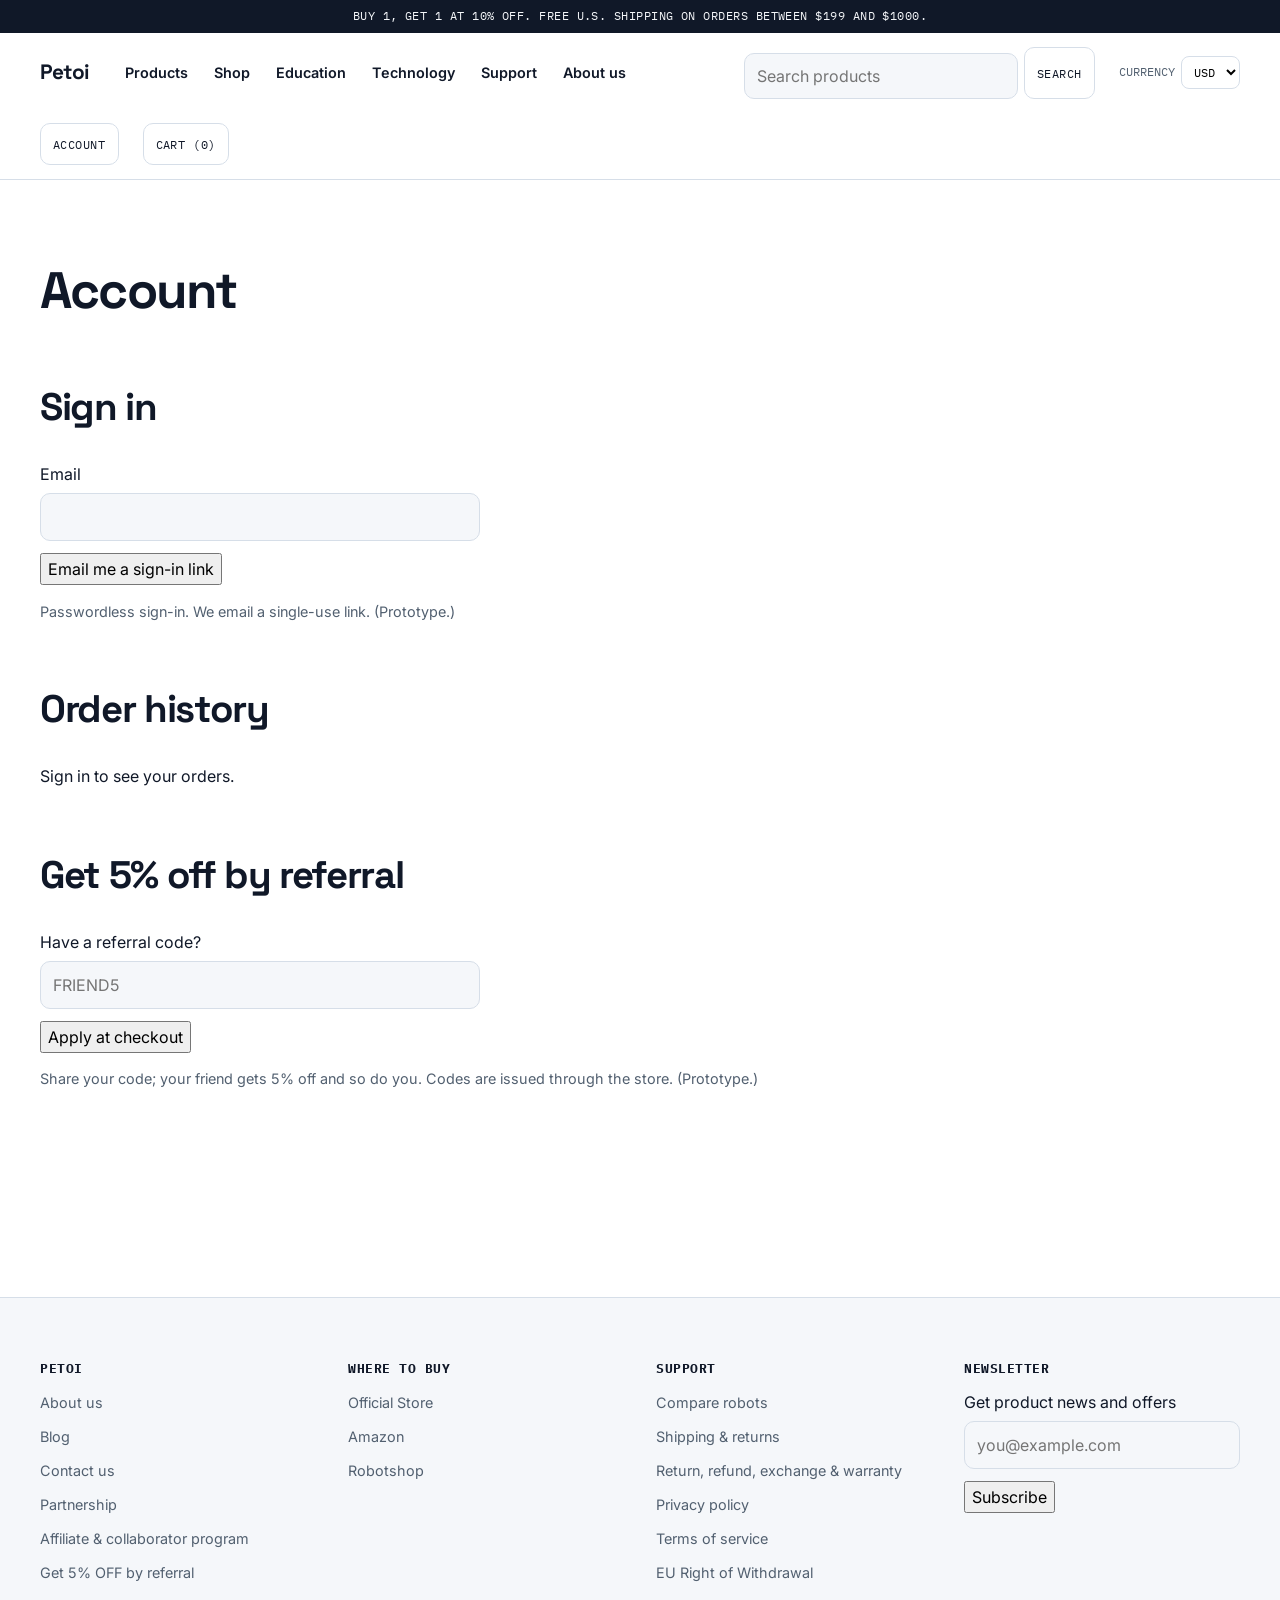
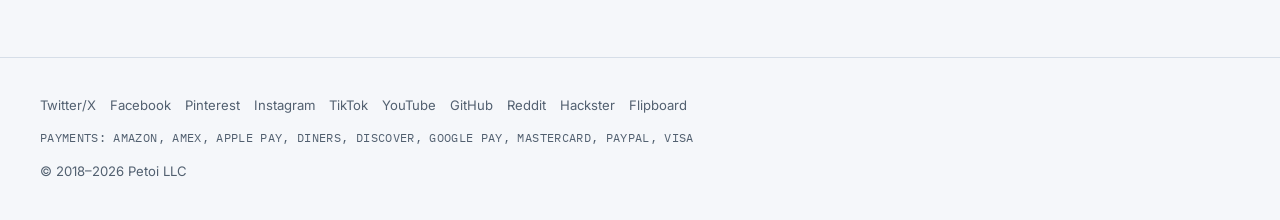
<file: site/account.html>
<!doctype html>
<html lang="en">
<head>
<meta charset="utf-8">
<meta name="viewport" content="width=device-width, initial-scale=1">
<title>Account — Petoi</title>
<meta name="description" content="Petoi open-source programmable robot pets: Bittle X robot dog and Nybble Q robot cat.">
<link rel="preconnect" href="https://fonts.googleapis.com">
<link rel="preconnect" href="https://fonts.gstatic.com" crossorigin>
<link href="https://fonts.googleapis.com/css2?family=Space+Grotesk:wght@500;600;700&family=Inter:wght@400;500;600;700&family=IBM+Plex+Mono:wght@400;500;600&display=swap" rel="stylesheet">
<link rel="stylesheet" href="assets/base.css">
</head>
<body data-page="account">
<main id="app"></main>
<script src="assets/data.js"></script>
<script src="assets/app.js"></script>
</body>
</html>
</file>
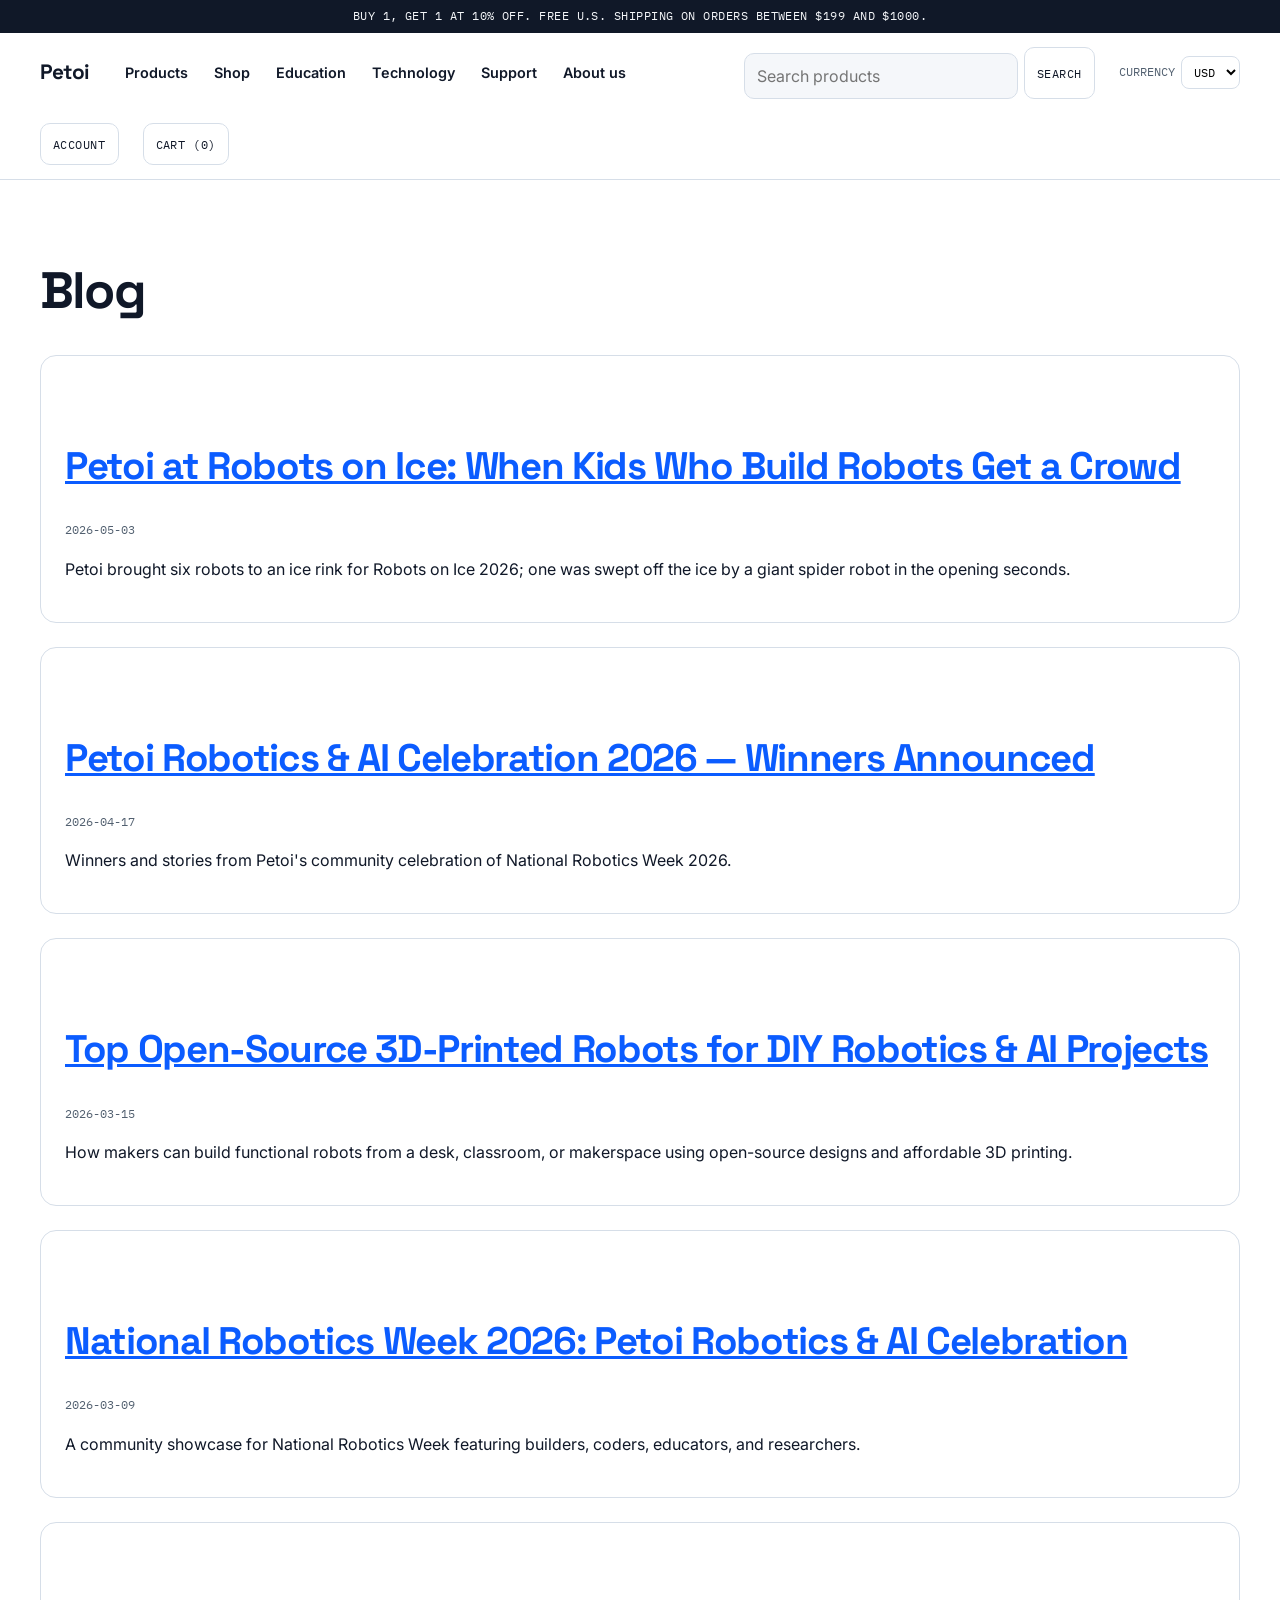
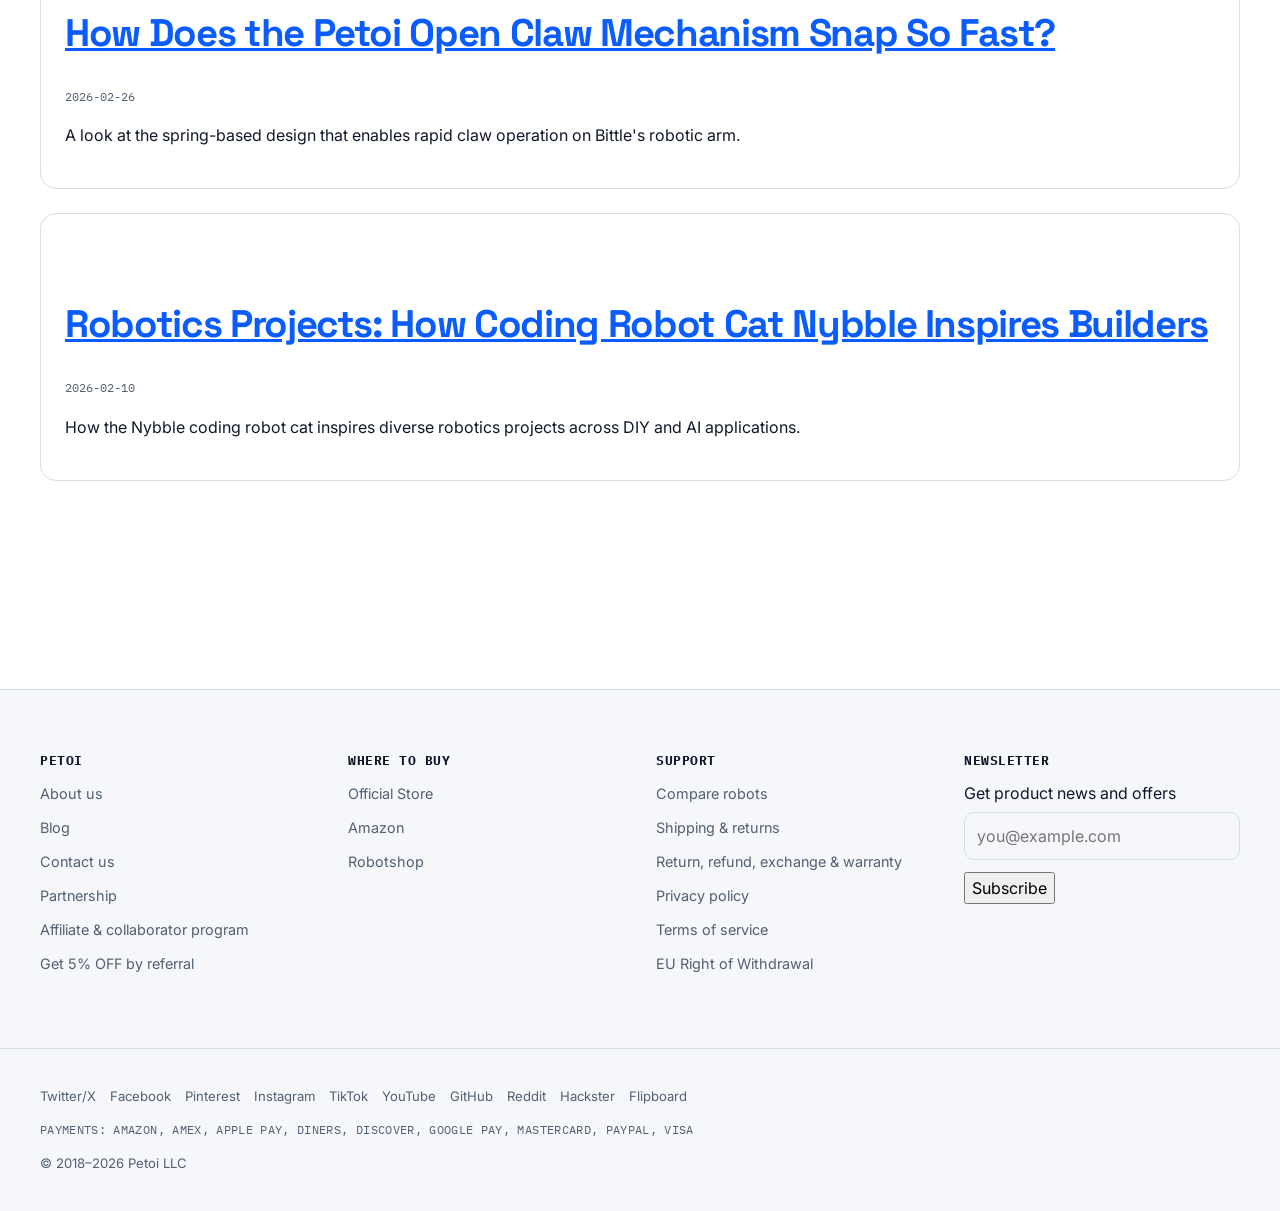
<file: site/blog.html>
<!doctype html>
<html lang="en">
<head>
<meta charset="utf-8">
<meta name="viewport" content="width=device-width, initial-scale=1">
<title>Blog — Petoi</title>
<meta name="description" content="Petoi open-source programmable robot pets: Bittle X robot dog and Nybble Q robot cat.">
<link rel="preconnect" href="https://fonts.googleapis.com">
<link rel="preconnect" href="https://fonts.gstatic.com" crossorigin>
<link href="https://fonts.googleapis.com/css2?family=Space+Grotesk:wght@500;600;700&family=Inter:wght@400;500;600;700&family=IBM+Plex+Mono:wght@400;500;600&display=swap" rel="stylesheet">
<link rel="stylesheet" href="assets/base.css">
</head>
<body data-page="blog">
<main id="app"></main>
<script src="assets/data.js"></script>
<script src="assets/app.js"></script>
</body>
</html>
</file>
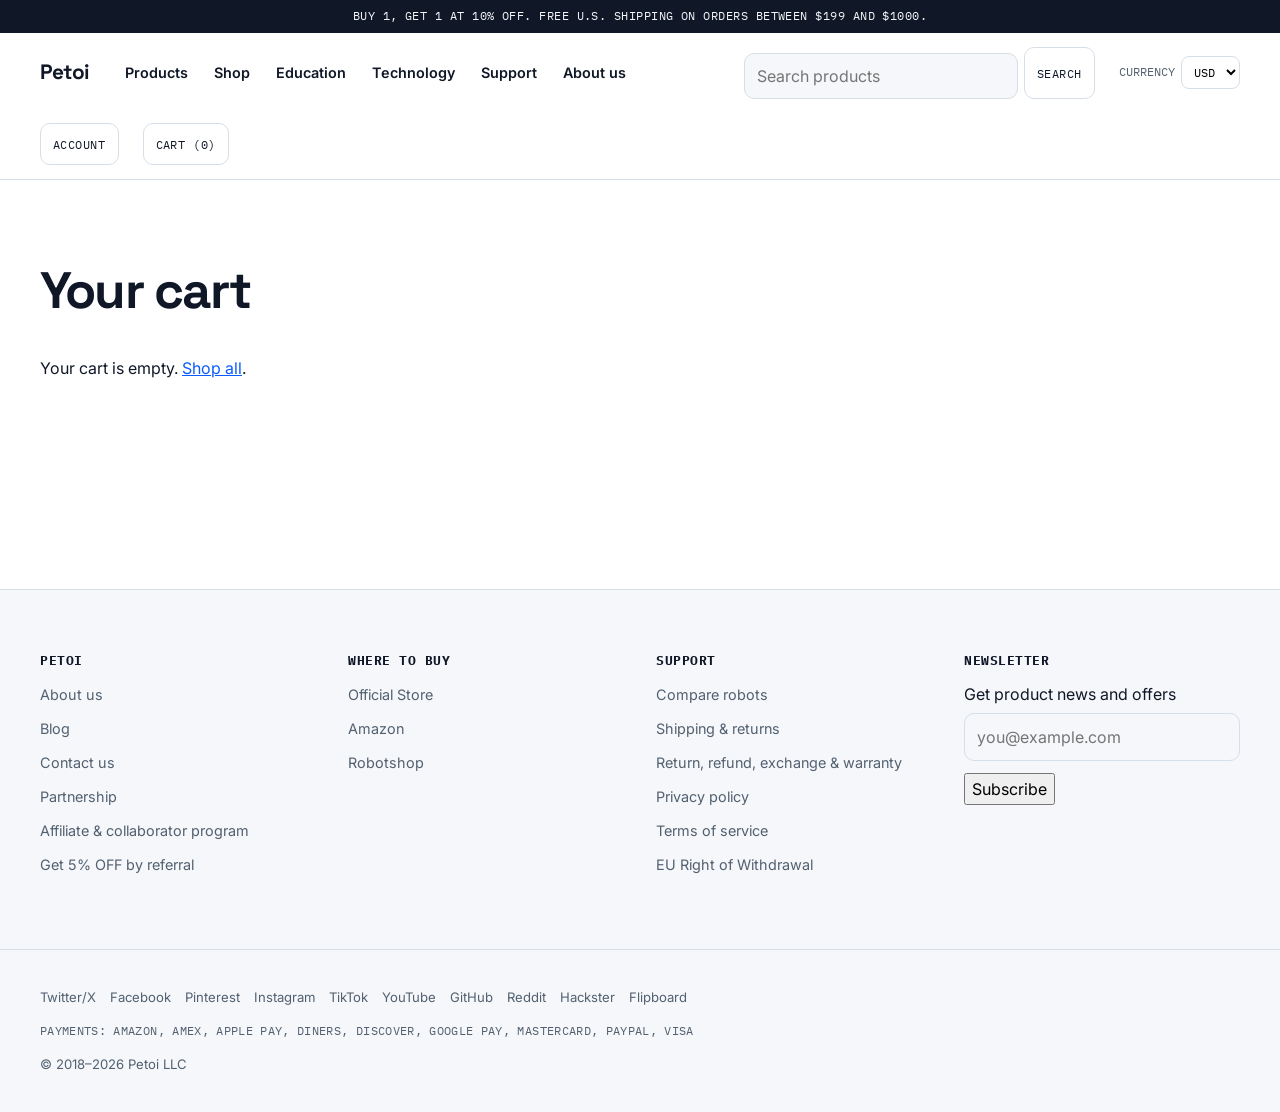
<file: site/cart.html>
<!doctype html>
<html lang="en">
<head>
<meta charset="utf-8">
<meta name="viewport" content="width=device-width, initial-scale=1">
<title>Your cart — Petoi</title>
<meta name="description" content="Petoi open-source programmable robot pets: Bittle X robot dog and Nybble Q robot cat.">
<link rel="preconnect" href="https://fonts.googleapis.com">
<link rel="preconnect" href="https://fonts.gstatic.com" crossorigin>
<link href="https://fonts.googleapis.com/css2?family=Space+Grotesk:wght@500;600;700&family=Inter:wght@400;500;600;700&family=IBM+Plex+Mono:wght@400;500;600&display=swap" rel="stylesheet">
<link rel="stylesheet" href="assets/base.css">
</head>
<body data-page="cart">
<main id="app"></main>
<script src="assets/data.js"></script>
<script src="assets/app.js"></script>
</body>
</html>
</file>
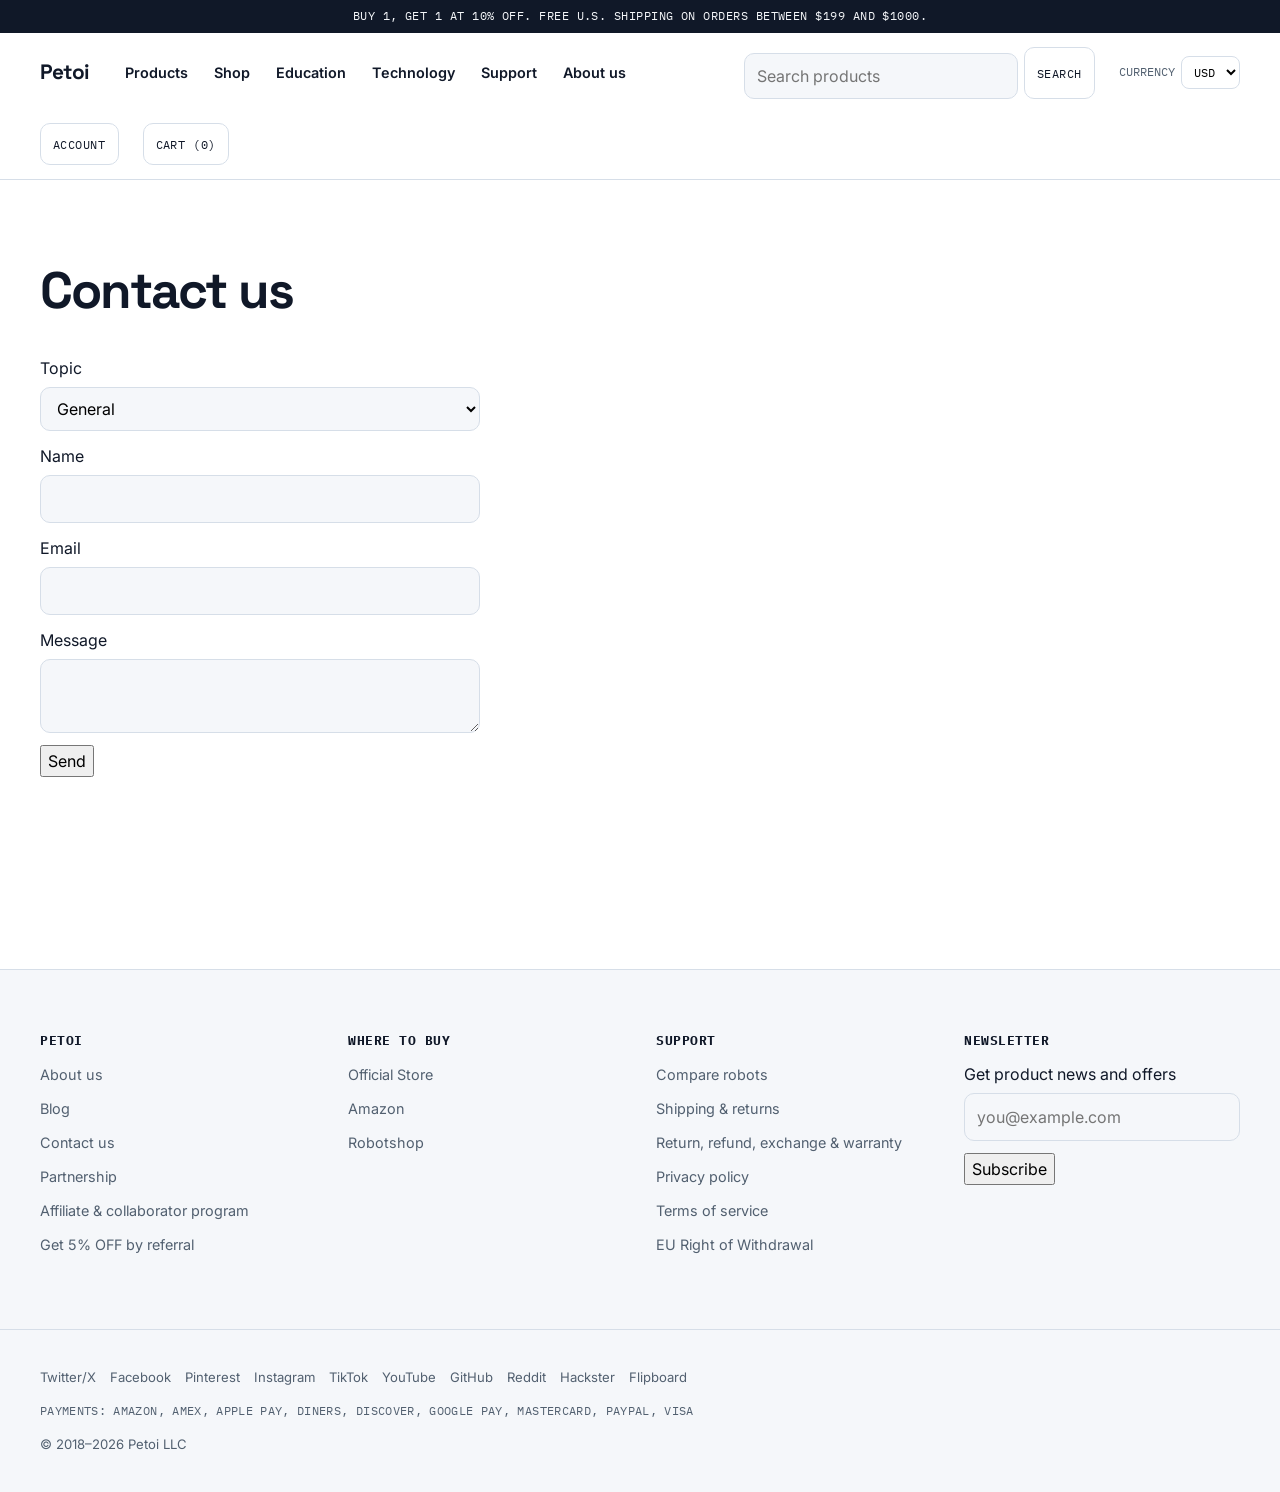
<file: site/contact.html>
<!doctype html>
<html lang="en">
<head>
<meta charset="utf-8">
<meta name="viewport" content="width=device-width, initial-scale=1">
<title>Contact us — Petoi</title>
<meta name="description" content="Petoi open-source programmable robot pets: Bittle X robot dog and Nybble Q robot cat.">
<link rel="preconnect" href="https://fonts.googleapis.com">
<link rel="preconnect" href="https://fonts.gstatic.com" crossorigin>
<link href="https://fonts.googleapis.com/css2?family=Space+Grotesk:wght@500;600;700&family=Inter:wght@400;500;600;700&family=IBM+Plex+Mono:wght@400;500;600&display=swap" rel="stylesheet">
<link rel="stylesheet" href="assets/base.css">
</head>
<body data-page="contact">
<main id="app"></main>
<script src="assets/data.js"></script>
<script src="assets/app.js"></script>
</body>
</html>
</file>
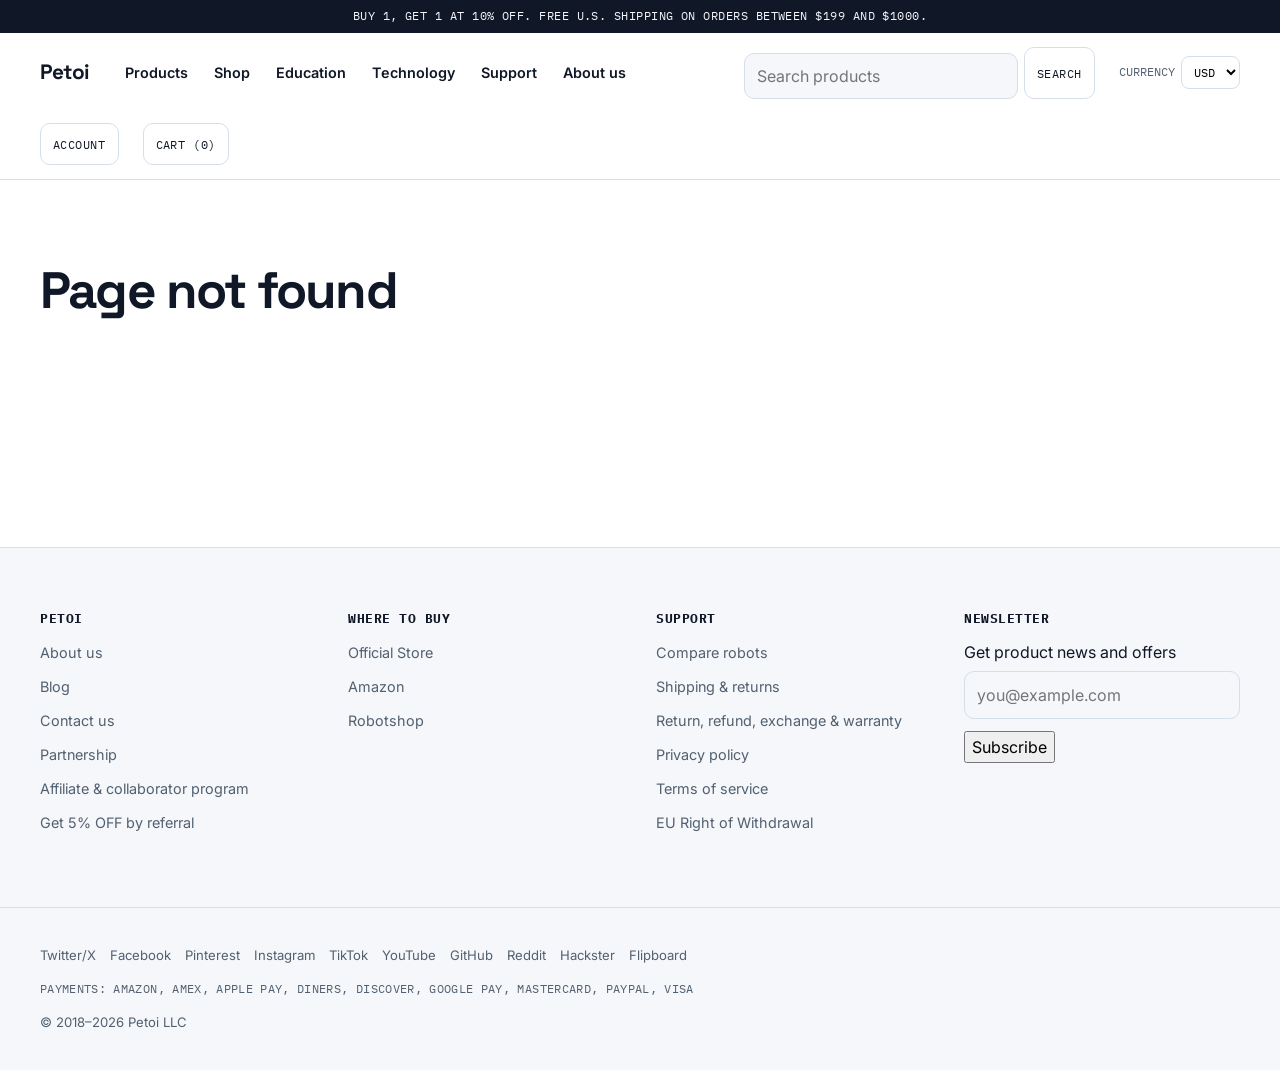
<file: site/page.html>
<!doctype html>
<html lang="en">
<head>
<meta charset="utf-8">
<meta name="viewport" content="width=device-width, initial-scale=1">
<title>Petoi</title>
<meta name="description" content="Petoi open-source programmable robot pets: Bittle X robot dog and Nybble Q robot cat.">
<link rel="preconnect" href="https://fonts.googleapis.com">
<link rel="preconnect" href="https://fonts.gstatic.com" crossorigin>
<link href="https://fonts.googleapis.com/css2?family=Space+Grotesk:wght@500;600;700&family=Inter:wght@400;500;600;700&family=IBM+Plex+Mono:wght@400;500;600&display=swap" rel="stylesheet">
<link rel="stylesheet" href="assets/base.css">
</head>
<body data-page="page">
<main id="app"></main>
<script src="assets/data.js"></script>
<script src="assets/legal.js"></script>
<script src="assets/app.js"></script>
</body>
</html>
</file>
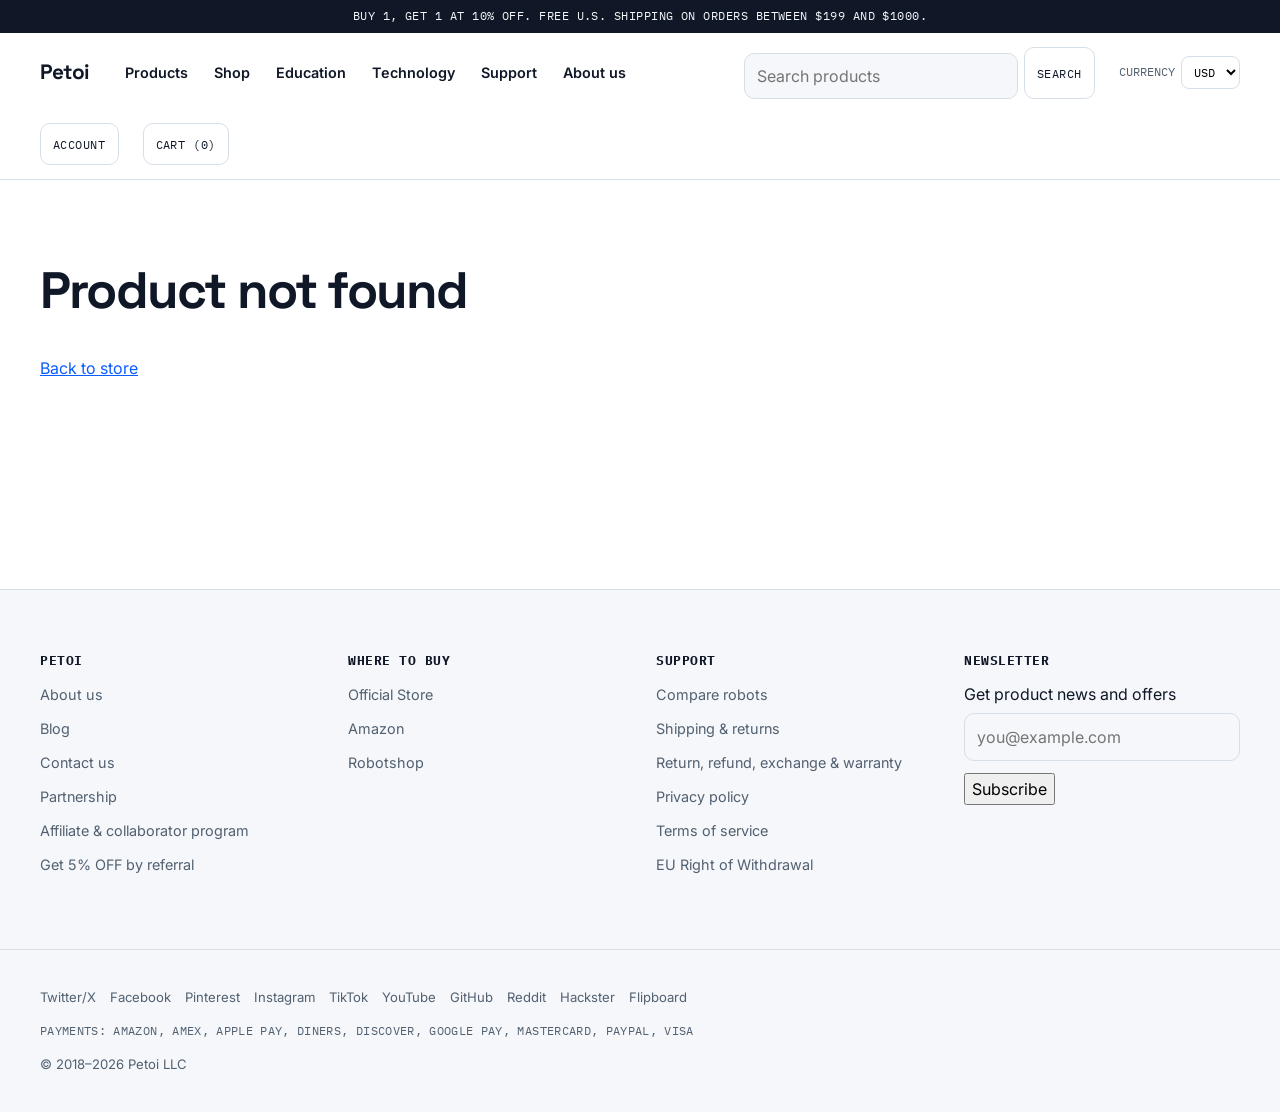
<file: site/product.html>
<!doctype html>
<html lang="en">
<head>
<meta charset="utf-8">
<meta name="viewport" content="width=device-width, initial-scale=1">
<title>Product — Petoi</title>
<meta name="description" content="Petoi open-source programmable robot pets: Bittle X robot dog and Nybble Q robot cat.">
<link rel="preconnect" href="https://fonts.googleapis.com">
<link rel="preconnect" href="https://fonts.gstatic.com" crossorigin>
<link href="https://fonts.googleapis.com/css2?family=Space+Grotesk:wght@500;600;700&family=Inter:wght@400;500;600;700&family=IBM+Plex+Mono:wght@400;500;600&display=swap" rel="stylesheet">
<link rel="stylesheet" href="assets/base.css">
</head>
<body data-page="product">
<main id="app"></main>
<script src="assets/data.js"></script>
<script src="assets/app.js"></script>
</body>
</html>
</file>
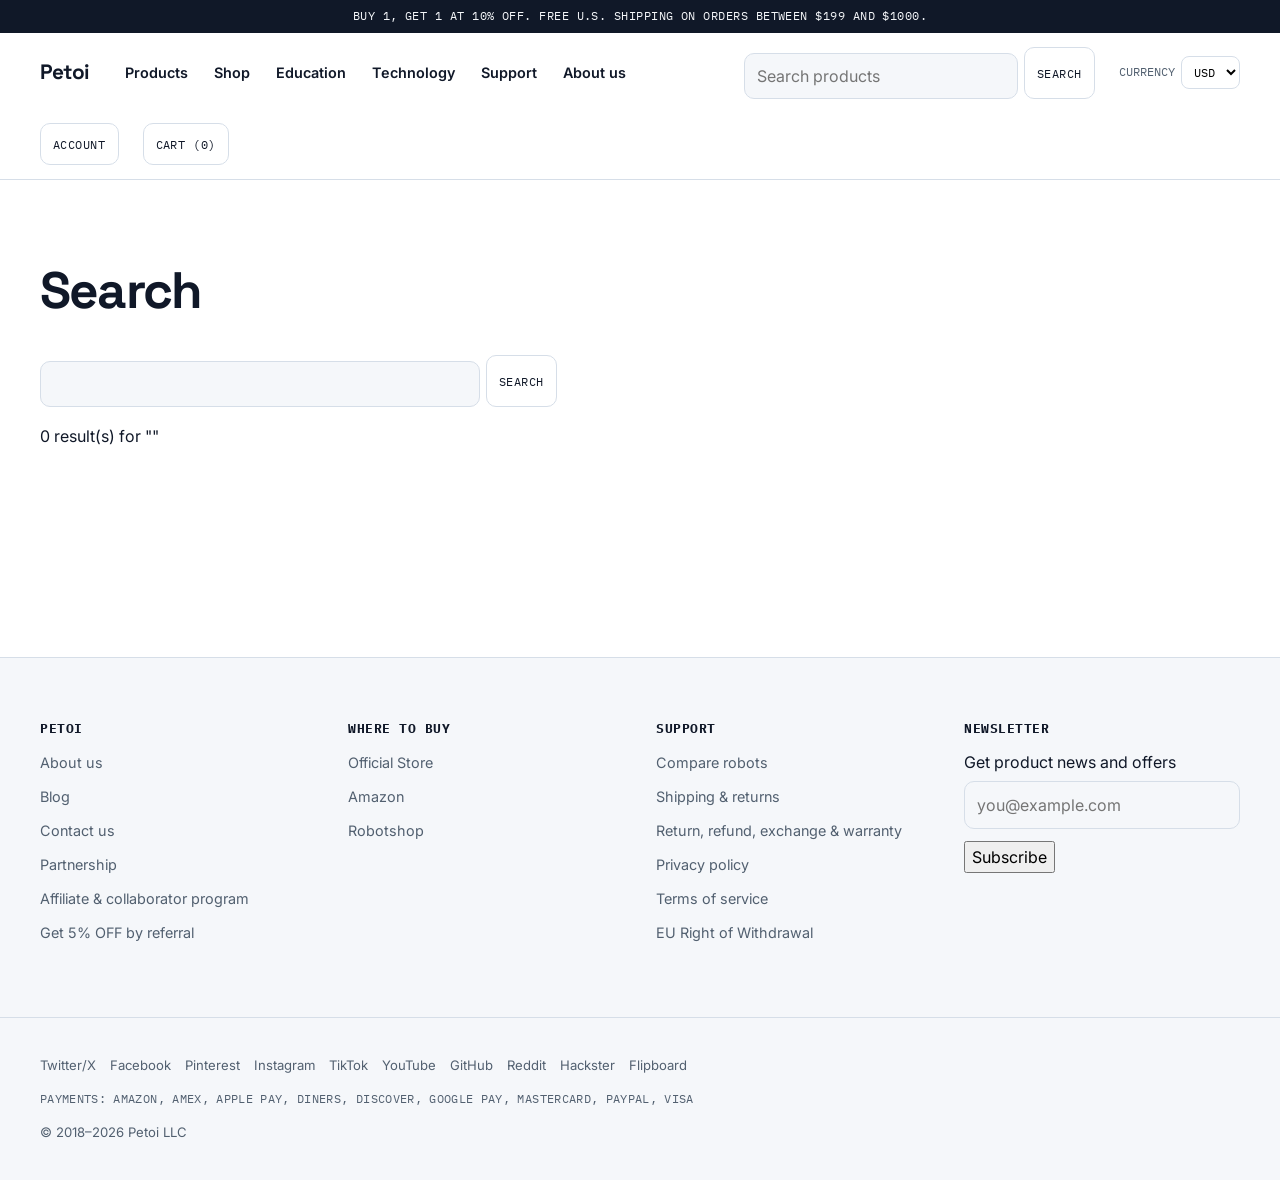
<file: site/search.html>
<!doctype html>
<html lang="en">
<head>
<meta charset="utf-8">
<meta name="viewport" content="width=device-width, initial-scale=1">
<title>Search — Petoi</title>
<meta name="description" content="Petoi open-source programmable robot pets: Bittle X robot dog and Nybble Q robot cat.">
<link rel="preconnect" href="https://fonts.googleapis.com">
<link rel="preconnect" href="https://fonts.gstatic.com" crossorigin>
<link href="https://fonts.googleapis.com/css2?family=Space+Grotesk:wght@500;600;700&family=Inter:wght@400;500;600;700&family=IBM+Plex+Mono:wght@400;500;600&display=swap" rel="stylesheet">
<link rel="stylesheet" href="assets/base.css">
</head>
<body data-page="search">
<main id="app"></main>
<script src="assets/data.js"></script>
<script src="assets/app.js"></script>
</body>
</html>
</file>
<file: site/assets/base.css>
/* Petoi site — OPEN CAT LAB design system.
   Cool optical-white robotics workbench. */

:root {
  /* color tokens */
  --bg: #FFFFFF;
  --surface: #F5F7FA;
  --surface-2: #E9EEF5;
  --fg: #101828;
  --muted: #526070;
  --line: #D6DEE8;
  --accent: #0B5CFF;
  --accent-hover: #0047D6;
  --accent-2: #12D67A;
  --accent-contrast: #FFFFFF;
  --ink-surface: #101828;
  --ink-fg: #F5F7FA;
  --ink-line: rgba(255,255,255,.14);
  --success: #00A862;
  --warning: #FFB000;
  --error: #E33131;
  --focus: #7C3AED;
  /* spacing (8px rhythm) */
  --space-2: 8px; --space-3: 12px; --space-4: 16px; --space-5: 24px; --space-6: 32px; --space-7: 48px; --space-8: 64px; --space-9: 96px;
  --max: 1320px;
  /* motion: servo-precise */
  --ease-servo: cubic-bezier(.2,.8,.2,1);
  --dur: 180ms;
  --mono: "IBM Plex Mono", ui-monospace, SFMono-Regular, Consolas, monospace;
  --display: "Space Grotesk", Inter, system-ui, sans-serif;
  --body: Inter, system-ui, -apple-system, "Segoe UI", Roboto, sans-serif;
}

* { box-sizing: border-box; }
html, body { margin: 0; }
body { font-family: var(--body); color: var(--fg); background: var(--bg); line-height: 1.625; -webkit-font-smoothing: antialiased; }
a { color: var(--accent); }
img { max-width: 100%; height: auto; display: block; }
button, input, select, textarea { font: inherit; }
main { max-width: var(--max); margin: 0 auto; padding: var(--space-7) 40px var(--space-9); }
h1, h2, h3, h4 { font-family: var(--display); color: var(--fg); letter-spacing: -.035em; line-height: 1.15; }
h1 { font-size: clamp(2rem, 4vw, 3.25rem); font-weight: 700; }
h2 { font-size: clamp(1.6rem, 3vw, 2.5rem); font-weight: 700; margin-top: var(--space-8); }
h3 { font-size: 1.375rem; font-weight: 600; }

/* mono kicker (hierarchy without icons) */
.kicker { font-family: var(--mono); font-size: .75rem; font-weight: 600; letter-spacing: .06em; text-transform: uppercase; color: var(--accent); margin: 0 0 .6rem; }

/* layout primitives */
.grid { display: grid; grid-template-columns: repeat(auto-fill, minmax(250px, 1fr)); gap: var(--space-5); }
.btn { display: inline-flex; align-items: center; justify-content: center; min-height: 48px; padding: 0 22px; border-radius: 12px; border: 1px solid var(--accent); background: var(--accent); color: var(--accent-contrast); font-family: var(--body); font-weight: 700; font-size: .9375rem; text-decoration: none; cursor: pointer; transition: transform var(--dur) var(--ease-servo), background-color var(--dur) var(--ease-servo); }
.btn:hover { background: var(--accent-hover); border-color: var(--accent-hover); }
.btn:active { transform: translateY(1px); }
.btn[disabled] { opacity: .45; cursor: not-allowed; }
.note { color: var(--muted); font-size: .9rem; }
.ph-img { background: var(--surface); border: 1px solid var(--line); border-radius: 16px; aspect-ratio: 4/3; display: grid; place-items: center; color: var(--muted); font-family: var(--mono); font-size: .75rem; text-transform: uppercase; letter-spacing: .05em; }

/* header */
.site-header { position: sticky; top: 0; z-index: 50; background: rgba(255,255,255,.9); backdrop-filter: blur(16px); border-bottom: 1px solid var(--line); }
.topbar { text-align: center; font-family: var(--mono); font-size: .72rem; letter-spacing: .04em; text-transform: uppercase; padding: 7px 12px; background: var(--ink-surface); color: var(--ink-fg); }
.header-main { max-width: var(--max); margin: 0 auto; display: flex; align-items: center; gap: var(--space-5); padding: 14px 40px; flex-wrap: wrap; }
.brand { font-family: var(--display); font-weight: 700; font-size: 1.3rem; letter-spacing: -.04em; text-decoration: none; color: var(--fg); }
.site-nav { flex: 1 1 auto; }
.nav-list { list-style: none; display: flex; gap: 2px; margin: 0; padding: 0; flex-wrap: wrap; }
.nav-item { position: relative; }
.nav-top { font-family: var(--body); font-weight: 600; font-size: .9rem; background: none; border: 0; padding: 10px 12px; cursor: pointer; color: var(--fg); border-radius: 8px; }
.nav-top:hover { background: var(--surface); }
.nav-item.open .nav-top { color: var(--accent); }
.nav-drop { display: none; position: absolute; left: 0; top: 100%; min-width: 280px; background: var(--bg); border: 1px solid var(--line); border-radius: 14px; box-shadow: 0 20px 44px rgba(16,24,40,.12); list-style: none; margin: 6px 0 0; padding: 8px; z-index: 60; }
.nav-item.open .nav-drop { display: block; }
.nav-drop a { display: block; padding: 9px 12px; text-decoration: none; color: var(--fg); border-radius: 8px; font-size: .9rem; }
.nav-drop a:hover { background: var(--surface); color: var(--accent); }
.site-search { display: flex; gap: 6px; }
.site-search input { padding: 9px 12px; border: 1px solid var(--line); border-radius: 10px; background: var(--surface); min-width: 150px; }
.site-search button, .acct-link, .cart-btn { font-family: var(--mono); font-size: .78rem; letter-spacing: .04em; text-transform: uppercase; padding: 10px 12px; border: 1px solid var(--line); border-radius: 10px; background: var(--bg); color: var(--fg); text-decoration: none; cursor: pointer; }
.cart-btn:hover, .acct-link:hover, .site-search button:hover { border-color: var(--accent); color: var(--accent); }
.cur-sel { font-family: var(--mono); font-size: .72rem; text-transform: uppercase; display: flex; align-items: center; gap: 6px; color: var(--muted); }
.cur-sel select { padding: 7px 8px; border: 1px solid var(--line); border-radius: 8px; background: var(--bg); }
.nav-toggle { display: none; font-family: var(--mono); font-size: .78rem; text-transform: uppercase; padding: 10px 12px; border: 1px solid var(--line); border-radius: 10px; background: var(--bg); cursor: pointer; }
.vh { position: absolute; width: 1px; height: 1px; padding: 0; margin: -1px; overflow: hidden; clip: rect(0,0,0,0); white-space: nowrap; border: 0; }
:focus-visible { outline: none; box-shadow: 0 0 0 4px rgba(124,58,237,.28); border-radius: 6px; }

/* product / cards — spec-forward */
.card { display: flex; flex-direction: column; gap: var(--space-4); background: var(--bg); border: 1px solid var(--line); border-radius: 20px; padding: var(--space-5); text-decoration: none; color: var(--fg); transition: transform var(--dur) var(--ease-servo), border-color var(--dur) var(--ease-servo), box-shadow var(--dur) var(--ease-servo); }
.card:hover { transform: translateY(-4px); border-color: var(--accent); box-shadow: 0 20px 44px rgba(16,24,40,.12); }
.card .ph-img { margin: 0; }
.card-img { width: 100%; aspect-ratio: 4/3; object-fit: cover; background: var(--surface); border: 1px solid var(--line); border-radius: 16px; }
.pdp-img { width: 100%; aspect-ratio: 4/3; object-fit: cover; background: var(--surface); border: 1px solid var(--line); border-radius: 16px; }
.card-meta { font-family: var(--mono); font-size: .7rem; font-weight: 600; letter-spacing: .05em; text-transform: uppercase; color: var(--muted); }
.card h3 { font-size: 1.25rem; margin: 4px 0 0; }
.price { font-family: var(--display); font-weight: 700; }
.rating { color: var(--muted); font-size: .85rem; }
.stock { font-family: var(--mono); font-size: .7rem; text-transform: uppercase; letter-spacing: .05em; color: var(--success); }
.stock-sold_out, .stock-discontinued { color: var(--error); }
.capability-strip { display: flex; flex-wrap: wrap; gap: 6px; }
.capability-strip span { border: 1px solid var(--line); border-radius: 999px; padding: 5px 10px; font-family: var(--mono); font-size: .65rem; text-transform: uppercase; letter-spacing: .04em; color: var(--fg); }

/* sections */
.hero { padding: var(--space-9) 0 var(--space-7); border-bottom: 1px solid var(--line); }
.hero h1 { max-width: 18ch; }
.press { font-family: var(--mono); font-size: .8rem; letter-spacing: .03em; text-transform: uppercase; color: var(--muted); padding: var(--space-5) 0; border-bottom: 1px solid var(--line); }
.valueprops ul { list-style: none; display: grid; grid-template-columns: repeat(auto-fit,minmax(240px,1fr)); gap: var(--space-5); padding: 0; }
.valueprops li { border: 1px solid var(--line); border-radius: 16px; padding: var(--space-5); }
.shop-controls { display: flex; gap: var(--space-5); flex-wrap: wrap; margin: var(--space-5) 0; padding: var(--space-4); background: var(--surface); border-radius: 14px; }
.shop-controls label { font-family: var(--mono); font-size: .72rem; text-transform: uppercase; letter-spacing: .04em; color: var(--muted); }
.shop-controls select, .shop-controls input { display: block; margin-top: 6px; padding: 8px 10px; border: 1px solid var(--line); border-radius: 8px; background: var(--bg); }
.pager { display: flex; gap: 8px; margin-top: var(--space-6); }
.page-btn { font-family: var(--mono); padding: 8px 12px; border: 1px solid var(--line); border-radius: 8px; background: var(--bg); cursor: pointer; }
.page-btn.active { background: var(--accent); color: #fff; border-color: var(--accent); }

/* pose strip — signature component (real movement frames, not icons) */
.pose-strip { display: grid; grid-auto-flow: column; grid-auto-columns: minmax(120px,1fr); gap: 1px; background: var(--line); border: 1px solid var(--line); border-radius: 14px; overflow: hidden auto; margin: var(--space-5) 0; }
.pose-frame { background: var(--bg); padding: var(--space-4); }
.pose-frame .stage { aspect-ratio: 1/1; background: var(--surface); border-radius: 10px; margin-bottom: var(--space-3); display: grid; place-items: center; color: var(--muted); font-family: var(--mono); font-size: .65rem; }
.pose-frame .lbl { font-family: var(--mono); font-size: .62rem; text-transform: uppercase; letter-spacing: .05em; color: var(--muted); }
.pose-frame .act { font-family: var(--mono); font-size: .72rem; font-weight: 600; text-transform: uppercase; color: var(--fg); }

/* PDP */
.pdp { display: grid; grid-template-columns: 1fr 1fr; gap: var(--space-7); margin-top: var(--space-5); }
.pdp-buy .price { font-size: 1.6rem; }
.pdp-buy form label { display: block; margin: var(--space-3) 0; font-family: var(--mono); font-size: .72rem; text-transform: uppercase; letter-spacing: .04em; color: var(--muted); }
.pdp-buy .promo { font-size: .85rem; color: var(--muted); border-left: 2px solid var(--accent-2); padding-left: 12px; }
.pdp-tabs { display: flex; gap: 2px; border-bottom: 1px solid var(--line); margin-top: var(--space-8); }
.pdp-tabs button { font-family: var(--body); font-weight: 600; padding: 12px 16px; border: 0; background: none; cursor: pointer; color: var(--muted); border-bottom: 2px solid transparent; margin-bottom: -1px; }
.pdp-tabs button[aria-selected="true"] { color: var(--fg); border-bottom-color: var(--accent); }
.pdp-panel { padding: var(--space-5) 0; }
.highlights { list-style: none; padding: 0; display: grid; gap: 10px; }
.highlights li { padding-left: 18px; position: relative; }
.highlights li::before { content: ""; position: absolute; left: 0; top: .65em; width: 8px; height: 8px; background: var(--accent-2); border-radius: 2px; }
/* dark technical spec zone */
#panel-spec { background: var(--ink-surface); color: var(--ink-fg); border-radius: 16px; padding: var(--space-6); }
#panel-spec .spec-table { width: 100%; border-collapse: collapse; max-width: none; margin: 0; }
#panel-spec .spec-table th, #panel-spec .spec-table td { border: 1px solid var(--ink-line); padding: 10px 12px; text-align: left; font-family: var(--mono); font-size: .85rem; }
#panel-spec .spec-table td { color: var(--accent-2); }
.spec-table { border-collapse: collapse; width: 100%; max-width: 640px; }
.spec-table th, .spec-table td { border: 1px solid var(--line); padding: 8px 10px; text-align: left; }
.reviews { margin-top: var(--space-7); }
.rating-dist { list-style: none; padding: 0; font-family: var(--mono); font-size: .85rem; }
.rating-dist li { margin: 4px 0; }
.rating-dist .bar { display: inline-block; height: 8px; width: var(--w); background: var(--accent); vertical-align: middle; margin: 0 8px; border-radius: 2px; }
.load-more { font-family: var(--mono); text-transform: uppercase; font-size: .75rem; padding: 10px 16px; border: 1px solid var(--line); border-radius: 10px; background: var(--bg); cursor: pointer; }
.accordion .acc-item { border-bottom: 1px solid var(--line); }
.acc-item h3 { margin: 0; font-size: 1rem; }
.acc-q { width: 100%; text-align: left; padding: 16px 0; background: none; border: 0; cursor: pointer; font-family: var(--display); font-weight: 600; font-size: 1rem; color: var(--fg); }
.acc-q[aria-expanded="true"] { color: var(--accent); }

/* content */
.cms-body { max-width: 760px; }
.cms-body h2 { margin-top: 1.4em; }
.cms-body p, .cms-body li { font-size: 1.0625rem; }
.cms-table { border-collapse: collapse; width: 100%; max-width: 720px; margin: var(--space-5) 0; }
.cms-table th, .cms-table td { border: 1px solid var(--line); padding: 10px 12px; text-align: left; }
.cms-table th { background: var(--surface); font-family: var(--mono); font-size: .8rem; text-transform: uppercase; }
.blog-list { list-style: none; padding: 0; display: grid; gap: var(--space-5); }
.blog-list li { border: 1px solid var(--line); border-radius: 16px; padding: var(--space-5); }
.date { font-family: var(--mono); font-size: .75rem; color: var(--muted); }

/* forms */
form label { display: block; margin: var(--space-3) 0; }
form input, form select, form textarea { display: block; width: 100%; max-width: 440px; padding: 10px 12px; border: 1px solid var(--line); border-radius: 10px; background: var(--surface); margin-top: 6px; }
.form-msg { color: var(--success); font-family: var(--mono); font-size: .85rem; }

/* cart */
.cart-table { width: 100%; border-collapse: collapse; }
.cart-table th, .cart-table td { border-bottom: 1px solid var(--line); padding: 12px 10px; text-align: left; }
.cart-table th { font-family: var(--mono); font-size: .72rem; text-transform: uppercase; color: var(--muted); }
.cart-summary { margin-top: var(--space-5); }
.cart-drawer { position: fixed; top: 0; right: 0; width: min(440px, 94vw); height: 100%; background: var(--bg); border-left: 1px solid var(--line); transform: translateX(100%); transition: transform var(--dur) var(--ease-servo); z-index: 100; padding: var(--space-5); overflow: auto; box-shadow: -20px 0 44px rgba(16,24,40,.12); }
.cart-drawer.open { transform: translateX(0); }
.cart-drawer-head { display: flex; justify-content: space-between; align-items: center; }
.cart-close { font-family: var(--mono); font-size: .75rem; text-transform: uppercase; border: 1px solid var(--line); border-radius: 8px; background: var(--bg); padding: 8px 12px; cursor: pointer; }
.cart-lines { list-style: none; padding: 0; }
.cart-line { border-bottom: 1px solid var(--line); padding: var(--space-4) 0; display: grid; gap: 6px; }
.variant { font-family: var(--mono); font-size: .72rem; color: var(--muted); }
.btn-checkout { display: inline-flex; margin-top: var(--space-4); }

/* footer (Petoi's own — no Llull footer for customer projects) */
.site-footer { border-top: 1px solid var(--line); margin-top: var(--space-9); background: var(--surface); }
.foot-cols { max-width: var(--max); margin: 0 auto; display: grid; grid-template-columns: repeat(auto-fit,minmax(190px,1fr)); gap: var(--space-6); padding: var(--space-8) 40px; }
.foot-col h4 { margin: 0 0 var(--space-3); font-family: var(--mono); font-size: .8rem; text-transform: uppercase; letter-spacing: .04em; }
.foot-col ul { list-style: none; padding: 0; margin: 0; }
.foot-col li { margin: 8px 0; }
.foot-col a { text-decoration: none; color: var(--muted); font-size: .9rem; }
.foot-col a:hover { color: var(--accent); }
.foot-meta { border-top: 1px solid var(--line); max-width: var(--max); margin: 0 auto; padding: var(--space-5) 40px; font-size: .82rem; color: var(--muted); }
.foot-meta .social a { margin-right: 10px; text-decoration: none; color: var(--muted); }
.foot-meta .social a:hover { color: var(--accent); }
.payments { font-family: var(--mono); font-size: .72rem; text-transform: uppercase; letter-spacing: .03em; }

@media (max-width: 1024px) { main, .header-main, .foot-cols, .foot-meta { padding-left: 28px; padding-right: 28px; } }
@media (max-width: 860px) {
  .pdp { grid-template-columns: 1fr; }
  .site-nav { flex-basis: 100%; display: none; }
  .site-nav.open { display: block; }
  .nav-list { flex-direction: column; }
  .nav-drop { position: static; box-shadow: none; min-width: 0; }
  .nav-toggle { display: inline-block; order: 5; }
}
@media (prefers-reduced-motion: reduce) { *, *::before, *::after { transition-duration: .01ms !important; animation: none !important; } }
</file>
